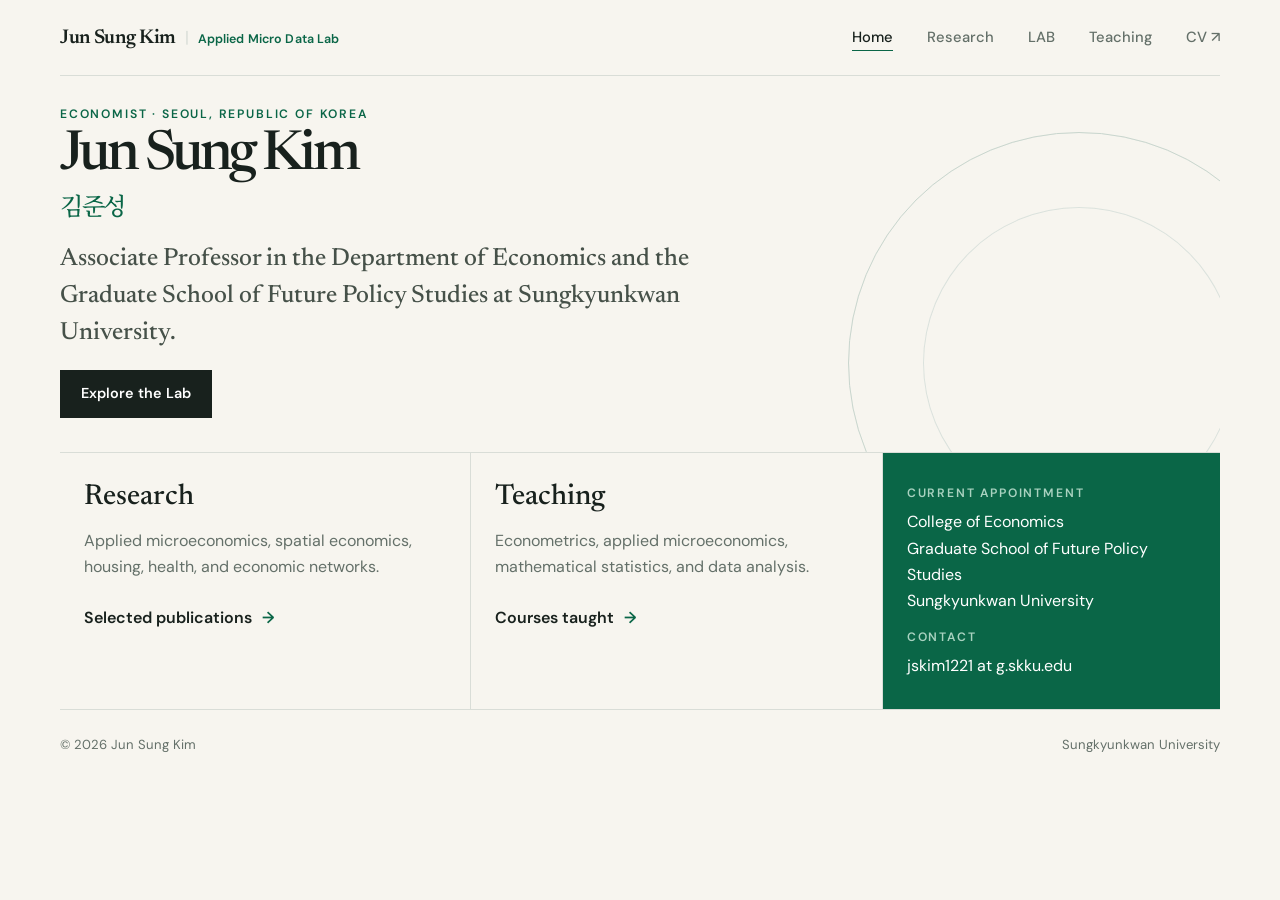
<file: index.html>
<!doctype html>
<html lang="en">
<head>
  <meta charset="utf-8">
  <meta name="viewport" content="width=device-width, initial-scale=1">
  <meta name="description" content="Jun Sung Kim, Associate Professor of Economics at Sungkyunkwan University.">
  <title>Jun Sung Kim | Economist</title>
  <link rel="preconnect" href="https://fonts.googleapis.com">
  <link rel="preconnect" href="https://fonts.gstatic.com" crossorigin>
  <link href="https://fonts.googleapis.com/css2?family=DM+Sans:wght@400;500;600&family=Newsreader:opsz,wght@6..72,500;6..72,600&family=Noto+Serif+KR:wght@500;600&display=swap" rel="stylesheet">
  <link rel="stylesheet" href="assets/style.css">
  <script src="assets/lab-data.js" defer></script>
  <script src="assets/site.js" defer></script>
</head>
<body>
  <header class="site-header">
    <a class="brand" href="index.html" aria-label="Jun Sung Kim and Applied Micro Data Lab, home"><strong>Jun Sung Kim</strong><span class="brand-divider">|</span><span class="brand-lab" data-lab-brand>Applied Micro Data Lab</span></a>
    <button class="menu-toggle" type="button" aria-expanded="false" aria-controls="site-nav">Menu</button>
    <nav id="site-nav" class="site-nav" aria-label="Primary navigation">
      <a class="active" href="index.html" aria-current="page">Home</a>
      <a href="research.html">Research</a>
      <a href="lab.html">LAB</a>
      <a href="teaching.html">Teaching</a>
      <a href="assets/Jun_Sung_Kim_CV.pdf" target="_blank">CV <span aria-hidden="true">↗</span></a>
    </nav>
  </header>

  <main>
    <section class="hero">
      <div class="eyebrow">Economist · Seoul, Republic of Korea</div>
      <h1>Jun Sung Kim<br><span lang="ko">김준성</span></h1>
      <p class="hero-intro">Associate Professor in the Department of Economics and the Graduate School of Future Policy Studies at Sungkyunkwan University.</p>
      <div class="hero-actions">
        <a class="button button-primary" href="lab.html">Explore the Lab</a>
      </div>
    </section>

    <section class="home-grid" aria-label="Profile details">
      <article class="feature-card">
        <h2>Research</h2>
        <p>Applied microeconomics, spatial economics, housing, health, and economic networks.</p>
        <a class="text-link" href="research.html">Selected publications <span aria-hidden="true">→</span></a>
      </article>
      <article class="feature-card">
        <h2>Teaching</h2>
        <p>Econometrics, applied microeconomics, mathematical statistics, and data analysis.</p>
        <a class="text-link" href="teaching.html">Courses taught <span aria-hidden="true">→</span></a>
      </article>
      <aside class="contact-card">
        <div>
          <p class="small-label">Current appointment</p>
          <p>College of Economics<br>Graduate School of Future Policy Studies<br>Sungkyunkwan University</p>
        </div>
        <div>
          <p class="small-label">Contact</p>
          <p>jskim1221 at g.skku.edu</p>
        </div>
      </aside>
    </section>
  </main>

  <footer class="site-footer">
    <p>© <span data-year></span> Jun Sung Kim</p>
    <p>Sungkyunkwan University</p>
  </footer>
</body>
</html>
</file>
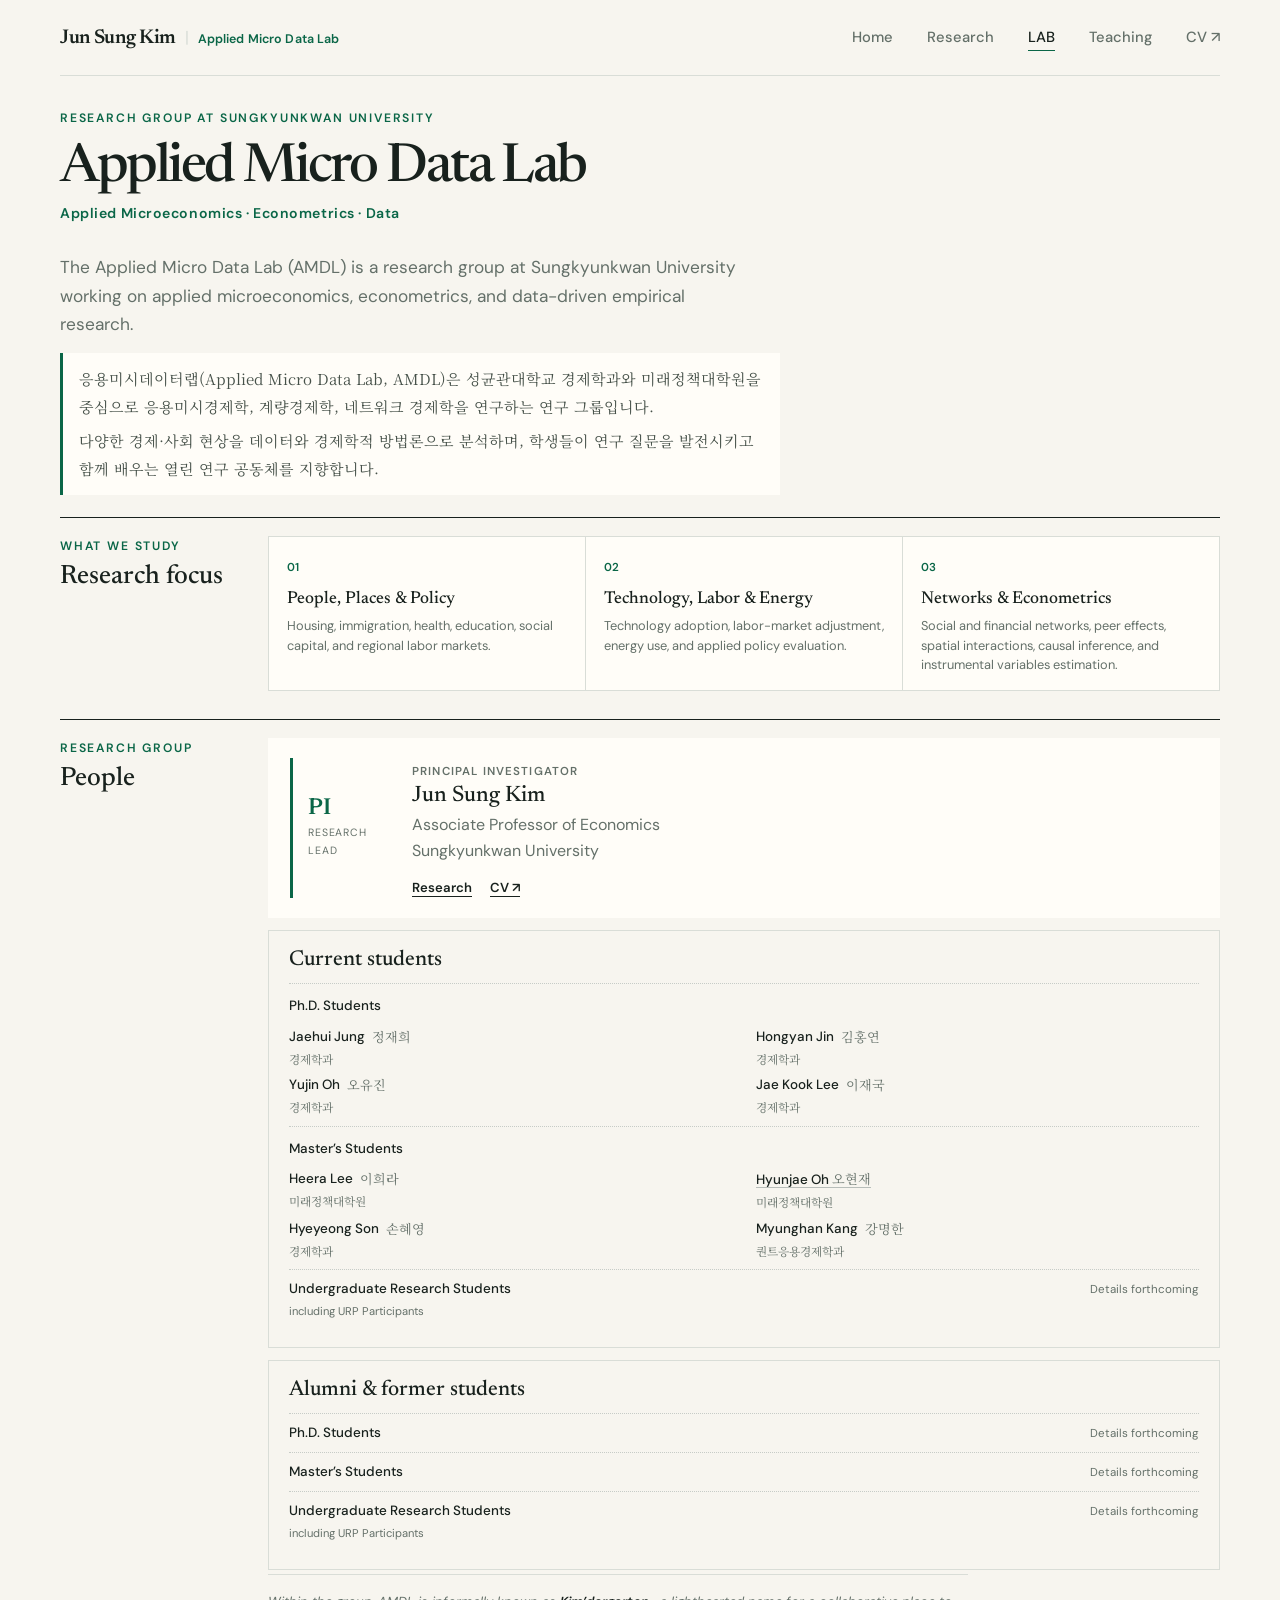
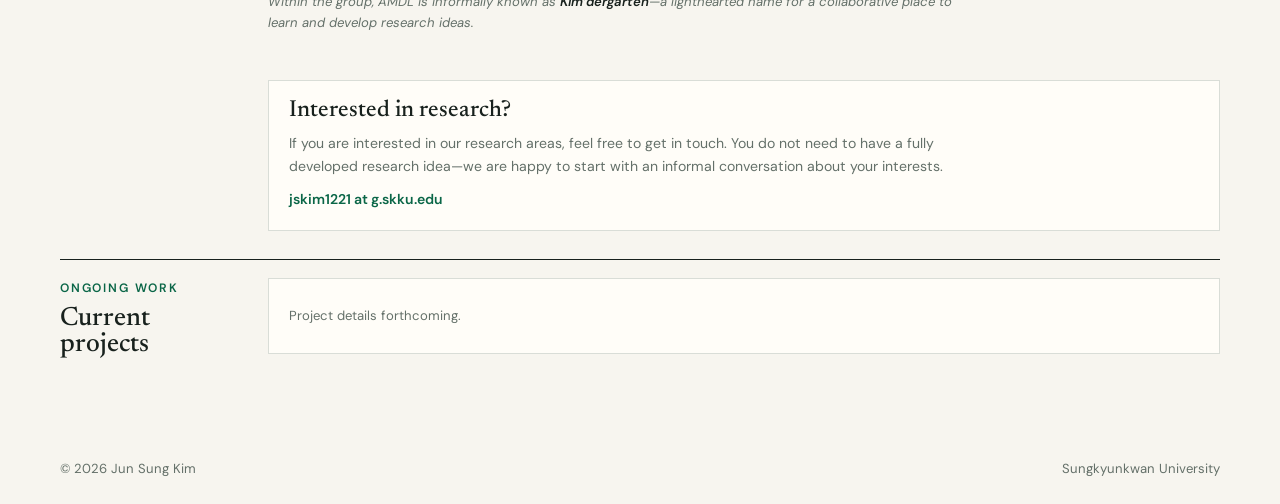
<file: lab.html>
<!doctype html>
<html lang="en">
<head>
  <meta charset="utf-8">
  <meta name="viewport" content="width=device-width, initial-scale=1">
  <meta name="description" content="Applied Micro Data Lab, an economics research group at Sungkyunkwan University led by Jun Sung Kim.">
  <title>LAB | Jun Sung Kim</title>
  <link rel="preconnect" href="https://fonts.googleapis.com">
  <link rel="preconnect" href="https://fonts.gstatic.com" crossorigin>
  <link href="https://fonts.googleapis.com/css2?family=DM+Sans:wght@400;500;600&family=Newsreader:opsz,wght@6..72,500;6..72,600&family=Noto+Serif+KR:wght@500;600&display=swap" rel="stylesheet">
  <link rel="stylesheet" href="assets/style.css">
  <script src="assets/lab-data.js" defer></script>
  <script src="assets/site.js" defer></script>
</head>
<body>
  <header class="site-header">
    <a class="brand" href="index.html" aria-label="Jun Sung Kim and Applied Micro Data Lab, home"><strong>Jun Sung Kim</strong><span class="brand-divider">|</span><span class="brand-lab" data-lab-brand>Applied Micro Data Lab</span></a>
    <button class="menu-toggle" type="button" aria-expanded="false" aria-controls="site-nav">Menu</button>
    <nav id="site-nav" class="site-nav" aria-label="Primary navigation">
      <a href="index.html">Home</a>
      <a href="research.html">Research</a>
      <a class="active" href="lab.html" aria-current="page">LAB</a>
      <a href="teaching.html">Teaching</a>
      <a href="assets/Jun_Sung_Kim_CV.pdf" target="_blank">CV <span aria-hidden="true">↗</span></a>
    </nav>
  </header>

  <main class="page-shell lab-page">
    <header class="lab-heading">
      <p class="eyebrow">Research group at Sungkyunkwan University</p>
      <h1 data-lab-name>Applied Micro Data Lab</h1>
      <p class="lab-tagline" data-lab-tagline>Applied Microeconomics · Econometrics · Data</p>
      <p class="lab-introduction" data-lab-description>The Applied Micro Data Lab (AMDL) is a research group at Sungkyunkwan University working on applied microeconomics, econometrics, and data-driven empirical research.</p>
      <div class="lab-introduction-ko" lang="ko">
        <p>응용미시데이터랩(Applied Micro Data Lab, AMDL)은 성균관대학교 경제학과와 미래정책대학원을 중심으로 응용미시경제학, 계량경제학, 네트워크 경제학을 연구하는 연구 그룹입니다.</p>
        <p>다양한 경제·사회 현상을 데이터와 경제학적 방법론으로 분석하며, 학생들이 연구 질문을 발전시키고 함께 배우는 열린 연구 공동체를 지향합니다.</p>
      </div>
    </header>

    <section class="lab-section lab-focus" aria-labelledby="lab-focus-title">
      <div class="section-label">
        <p class="small-label">What we study</p>
        <h2 id="lab-focus-title">Research focus</h2>
      </div>
      <div class="focus-grid">
        <article>
          <span>01</span>
          <h3>People, Places &amp; Policy</h3>
          <p>Housing, immigration, health, education, social capital, and regional labor markets.</p>
        </article>
        <article>
          <span>02</span>
          <h3>Technology, Labor &amp; Energy</h3>
          <p>Technology adoption, labor-market adjustment, energy use, and applied policy evaluation.</p>
        </article>
        <article>
          <span>03</span>
          <h3>Networks &amp; Econometrics</h3>
          <p>Social and financial networks, peer effects, spatial interactions, causal inference, and instrumental variables estimation.</p>
        </article>
      </div>
    </section>

    <section class="lab-section people-section" aria-labelledby="people-title">
      <div class="section-label">
        <p class="small-label">Research group</p>
        <h2 id="people-title">People</h2>
      </div>
      <div class="people-content">
        <article class="person-card">
          <div class="person-marker" aria-hidden="true">
            <span>PI</span>
            <small>Research lead</small>
          </div>
          <div>
            <p class="person-role">Principal Investigator</p>
            <h3>Jun Sung Kim</h3>
            <p>Associate Professor of Economics<br>Sungkyunkwan University</p>
            <div class="person-links">
              <a href="research.html">Research</a>
              <a href="assets/Jun_Sung_Kim_CV.pdf" target="_blank">CV ↗</a>
            </div>
          </div>
        </article>
        <div class="people-groups">
          <section class="student-group" aria-labelledby="current-students-title">
            <h3 id="current-students-title">Current students</h3>
            <ul class="student-categories">
              <li class="student-category-with-names">
                <span>Ph.D. Students</span>
                <ul class="student-names">
                  <li><span>Jaehui Jung <small lang="ko">정재희</small></span><em lang="ko">경제학과</em></li>
                  <li><span>Hongyan Jin <small lang="ko">김홍연</small></span><em lang="ko">경제학과</em></li>
                  <li><span>Yujin Oh <small lang="ko">오유진</small></span><em lang="ko">경제학과</em></li>
                  <li><span>Jae Kook Lee <small lang="ko">이재국</small></span><em lang="ko">경제학과</em></li>
                </ul>
              </li>
              <li class="student-category-with-names">
                <span>Master’s Students</span>
                <ul class="student-names">
                  <li><span>Heera Lee <small lang="ko">이희라</small></span><em lang="ko">미래정책대학원</em></li>
                  <li><span><a href="https://hyunjae-oh.github.io/" target="_blank" rel="noopener">Hyunjae Oh <small lang="ko">오현재</small></a></span><em lang="ko">미래정책대학원</em></li>
                  <li><span>Hyeyeong Son <small lang="ko">손혜영</small></span><em lang="ko">경제학과</em></li>
                  <li><span>Myunghan Kang <small lang="ko">강명한</small></span><em lang="ko">퀀트응용경제학과</em></li>
                </ul>
              </li>
              <li><span>Undergraduate Research Students <small>including URP Participants</small></span><em>Details forthcoming</em></li>
            </ul>
          </section>
          <section class="student-group" aria-labelledby="former-students-title">
            <h3 id="former-students-title">Alumni &amp; former students</h3>
            <ul class="student-categories">
              <li><span>Ph.D. Students</span><em>Details forthcoming</em></li>
              <li><span>Master’s Students</span><em>Details forthcoming</em></li>
              <li><span>Undergraduate Research Students <small>including URP Participants</small></span><em>Details forthcoming</em></li>
            </ul>
          </section>
        </div>
      </div>
      <p class="lab-nickname">Within the group, AMDL is informally known as <span data-lab-informal>Kim’dergarten</span>—a lighthearted name for a collaborative place to learn and develop research ideas.</p>
      <aside class="research-invitation">
        <h3>Interested in research?</h3>
        <p>If you are interested in our research areas, feel free to get in touch. You do not need to have a fully developed research idea—we are happy to start with an informal conversation about your interests.</p>
        <p class="invitation-email">jskim1221 at g.skku.edu</p>
      </aside>
    </section>

    <section class="lab-section projects-section" aria-labelledby="projects-title">
      <div class="section-label">
        <p class="small-label">Ongoing work</p>
        <h2 id="projects-title">Current projects</h2>
      </div>
      <div class="project-list">
        <div class="empty-state">
          <p>Project details forthcoming.</p>
        </div>
      </div>
    </section>

  </main>

  <footer class="site-footer"><p>© <span data-year></span> Jun Sung Kim</p><p>Sungkyunkwan University</p></footer>
</body>
</html>
</file>
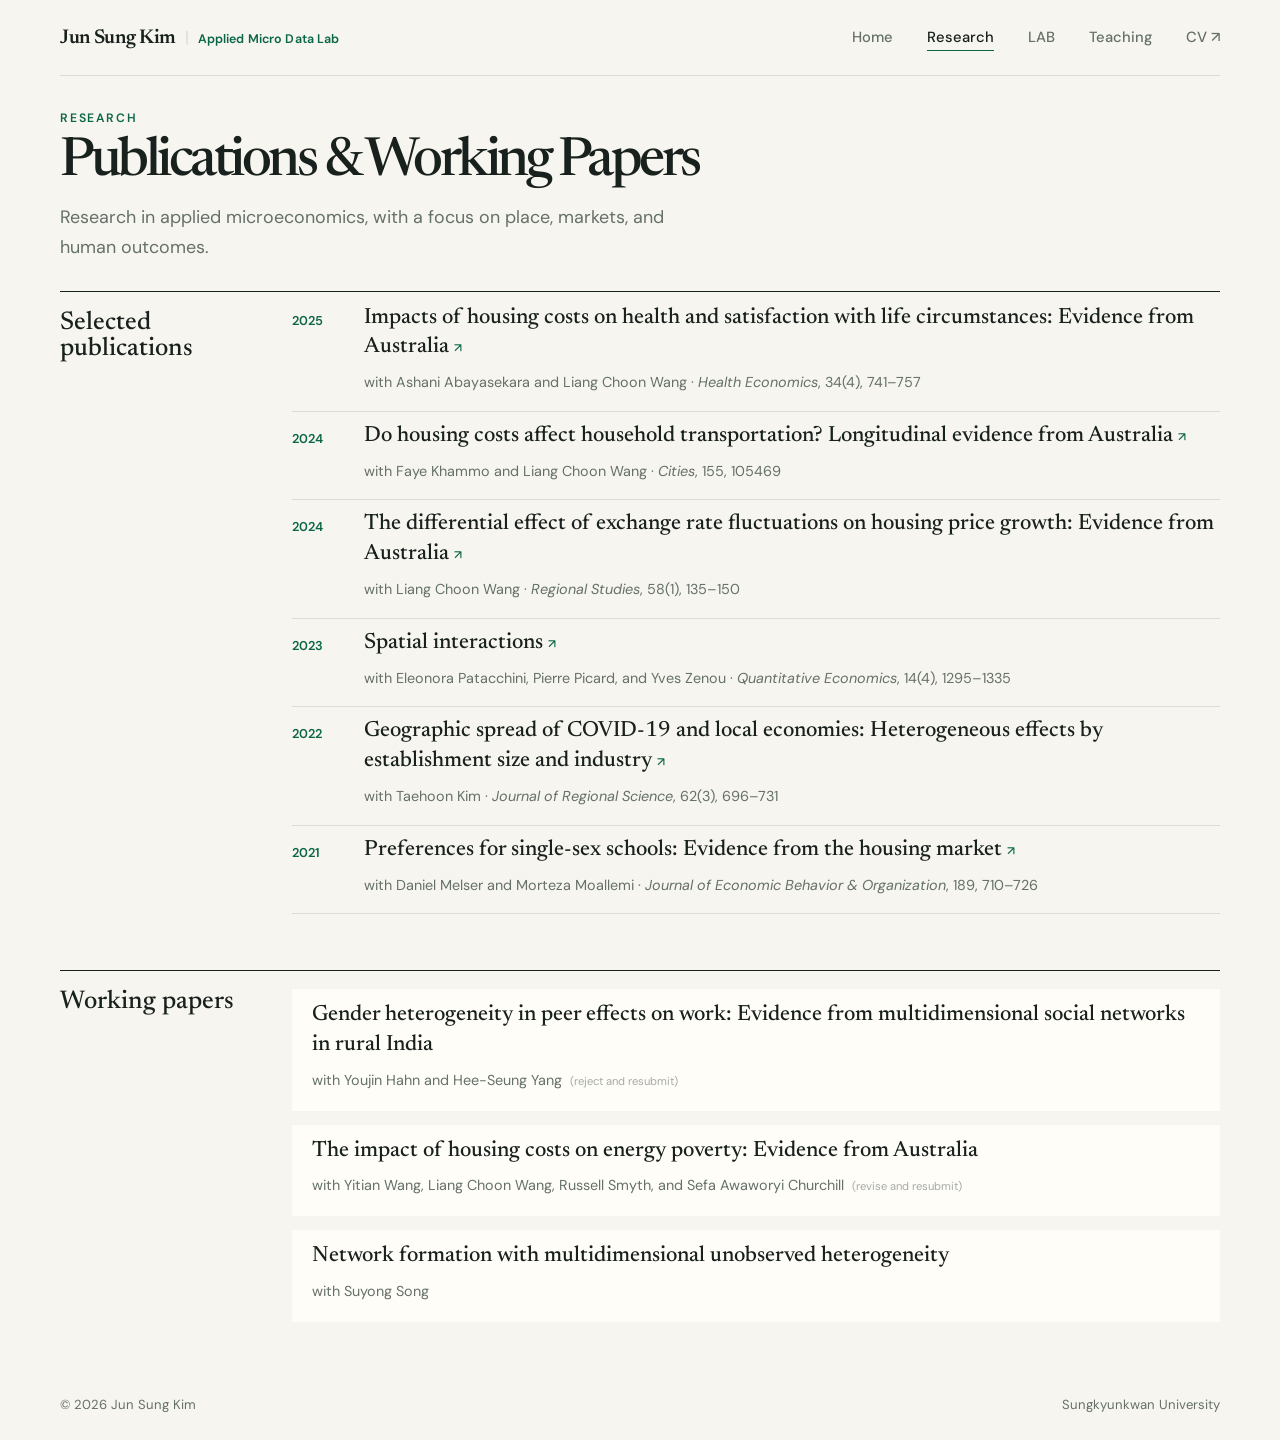
<file: research.html>
<!doctype html>
<html lang="en">
<head>
  <meta charset="utf-8">
  <meta name="viewport" content="width=device-width, initial-scale=1">
  <meta name="description" content="Selected publications and working papers by economist Jun Sung Kim.">
  <title>Research | Jun Sung Kim</title>
  <link rel="preconnect" href="https://fonts.googleapis.com">
  <link rel="preconnect" href="https://fonts.gstatic.com" crossorigin>
  <link href="https://fonts.googleapis.com/css2?family=DM+Sans:wght@400;500;600&family=Newsreader:opsz,wght@6..72,500;6..72,600&family=Noto+Serif+KR:wght@500;600&display=swap" rel="stylesheet">
  <link rel="stylesheet" href="assets/style.css">
  <script src="assets/lab-data.js" defer></script>
  <script src="assets/site.js" defer></script>
</head>
<body>
  <header class="site-header">
    <a class="brand" href="index.html" aria-label="Jun Sung Kim and Applied Micro Data Lab, home"><strong>Jun Sung Kim</strong><span class="brand-divider">|</span><span class="brand-lab" data-lab-brand>Applied Micro Data Lab</span></a>
    <button class="menu-toggle" type="button" aria-expanded="false" aria-controls="site-nav">Menu</button>
    <nav id="site-nav" class="site-nav" aria-label="Primary navigation">
      <a href="index.html">Home</a>
      <a class="active" href="research.html" aria-current="page">Research</a>
      <a href="lab.html">LAB</a>
      <a href="teaching.html">Teaching</a>
      <a href="assets/Jun_Sung_Kim_CV.pdf" target="_blank">CV <span aria-hidden="true">↗</span></a>
    </nav>
  </header>

  <main class="page-shell">
    <header class="page-heading">
      <p class="eyebrow">Research</p>
      <h1>Publications &amp; Working Papers</h1>
      <p>Research in applied microeconomics, with a focus on place, markets, and human outcomes.</p>
    </header>

    <section class="research-section">
      <h2>Selected publications</h2>
      <ol class="publication-list">
        <li>
          <span class="pub-year">2025</span>
          <div><h3><a href="https://doi.org/10.1002/hec.4934" target="_blank" rel="noopener">Impacts of housing costs on health and satisfaction with life circumstances: Evidence from Australia <span aria-hidden="true">↗</span></a></h3><p>with Ashani Abayasekara and Liang Choon Wang · <em>Health Economics</em>, 34(4), 741–757</p></div>
        </li>
        <li>
          <span class="pub-year">2024</span>
          <div><h3><a href="https://doi.org/10.1016/j.cities.2024.105469" target="_blank" rel="noopener">Do housing costs affect household transportation? Longitudinal evidence from Australia <span aria-hidden="true">↗</span></a></h3><p>with Faye Khammo and Liang Choon Wang · <em>Cities</em>, 155, 105469</p></div>
        </li>
        <li>
          <span class="pub-year">2024</span>
          <div><h3><a href="https://doi.org/10.1080/00343404.2023.2187044" target="_blank" rel="noopener">The differential effect of exchange rate fluctuations on housing price growth: Evidence from Australia <span aria-hidden="true">↗</span></a></h3><p>with Liang Choon Wang · <em>Regional Studies</em>, 58(1), 135–150</p></div>
        </li>
        <li>
          <span class="pub-year">2023</span>
          <div><h3><a href="https://doi.org/10.3982/QE1720" target="_blank" rel="noopener">Spatial interactions <span aria-hidden="true">↗</span></a></h3><p>with Eleonora Patacchini, Pierre Picard, and Yves Zenou · <em>Quantitative Economics</em>, 14(4), 1295–1335</p></div>
        </li>
        <li>
          <span class="pub-year">2022</span>
          <div><h3><a href="https://doi.org/10.1111/jors.12567" target="_blank" rel="noopener">Geographic spread of COVID-19 and local economies: Heterogeneous effects by establishment size and industry <span aria-hidden="true">↗</span></a></h3><p>with Taehoon Kim · <em>Journal of Regional Science</em>, 62(3), 696–731</p></div>
        </li>
        <li>
          <span class="pub-year">2021</span>
          <div><h3><a href="https://doi.org/10.1016/j.jebo.2021.07.018" target="_blank" rel="noopener">Preferences for single-sex schools: Evidence from the housing market <span aria-hidden="true">↗</span></a></h3><p>with Daniel Melser and Morteza Moallemi · <em>Journal of Economic Behavior &amp; Organization</em>, 189, 710–726</p></div>
        </li>
      </ol>
    </section>

    <section class="research-section working-papers">
      <h2>Working papers</h2>
      <div class="working-paper-list">
        <article class="paper-card">
          <div>
            <h3>Gender heterogeneity in peer effects on work: Evidence from multidimensional social networks in rural India</h3>
            <p>with Youjin Hahn and Hee-Seung Yang <span class="paper-status">(reject and resubmit)</span></p>
          </div>
        </article>
        <article class="paper-card">
          <div>
            <h3>The impact of housing costs on energy poverty: Evidence from Australia</h3>
            <p>with Yitian Wang, Liang Choon Wang, Russell Smyth, and Sefa Awaworyi Churchill <span class="paper-status">(revise and resubmit)</span></p>
          </div>
        </article>
        <article class="paper-card">
          <div>
            <h3>Network formation with multidimensional unobserved heterogeneity</h3>
            <p>with Suyong Song</p>
          </div>
        </article>
      </div>
    </section>
  </main>

  <footer class="site-footer"><p>© <span data-year></span> Jun Sung Kim</p><p>Sungkyunkwan University</p></footer>
</body>
</html>
</file>
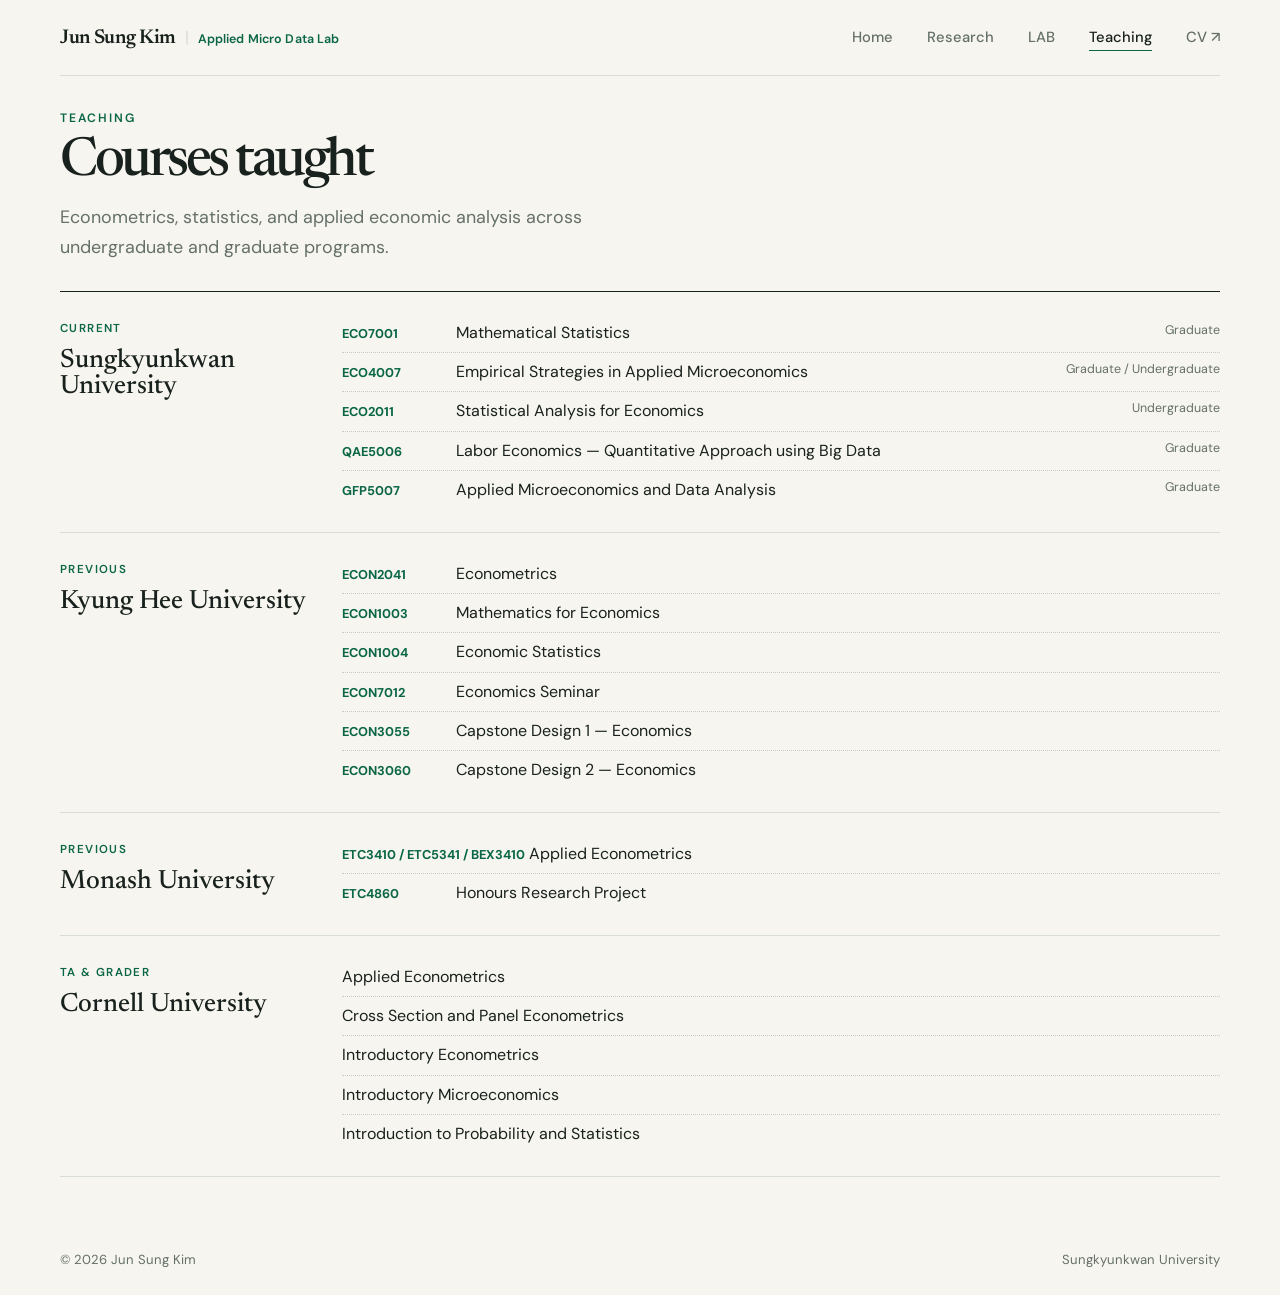
<file: teaching.html>
<!doctype html>
<html lang="en">
<head>
  <meta charset="utf-8">
  <meta name="viewport" content="width=device-width, initial-scale=1">
  <meta name="description" content="Courses taught by economist Jun Sung Kim.">
  <title>Teaching | Jun Sung Kim</title>
  <link rel="preconnect" href="https://fonts.googleapis.com">
  <link rel="preconnect" href="https://fonts.gstatic.com" crossorigin>
  <link href="https://fonts.googleapis.com/css2?family=DM+Sans:wght@400;500;600&family=Newsreader:opsz,wght@6..72,500;6..72,600&family=Noto+Serif+KR:wght@500;600&display=swap" rel="stylesheet">
  <link rel="stylesheet" href="assets/style.css">
  <script src="assets/lab-data.js" defer></script>
  <script src="assets/site.js" defer></script>
</head>
<body>
  <header class="site-header">
    <a class="brand" href="index.html" aria-label="Jun Sung Kim and Applied Micro Data Lab, home"><strong>Jun Sung Kim</strong><span class="brand-divider">|</span><span class="brand-lab" data-lab-brand>Applied Micro Data Lab</span></a>
    <button class="menu-toggle" type="button" aria-expanded="false" aria-controls="site-nav">Menu</button>
    <nav id="site-nav" class="site-nav" aria-label="Primary navigation">
      <a href="index.html">Home</a>
      <a href="research.html">Research</a>
      <a href="lab.html">LAB</a>
      <a class="active" href="teaching.html" aria-current="page">Teaching</a>
      <a href="assets/Jun_Sung_Kim_CV.pdf" target="_blank">CV <span aria-hidden="true">↗</span></a>
    </nav>
  </header>

  <main class="page-shell">
    <header class="page-heading">
      <p class="eyebrow">Teaching</p>
      <h1>Courses taught</h1>
      <p>Econometrics, statistics, and applied economic analysis across undergraduate and graduate programs.</p>
    </header>

    <div class="teaching-list">
      <section class="institution">
        <div class="institution-heading"><span>Current</span><h2>Sungkyunkwan University</h2></div>
        <ul>
          <li><strong>ECO7001</strong> Mathematical Statistics <span>Graduate</span></li>
          <li><strong>ECO4007</strong> Empirical Strategies in Applied Microeconomics <span>Graduate / Undergraduate</span></li>
          <li><strong>ECO2011</strong> Statistical Analysis for Economics <span>Undergraduate</span></li>
          <li><strong>QAE5006</strong> Labor Economics — Quantitative Approach using Big Data <span>Graduate</span></li>
          <li><strong>GFP5007</strong> Applied Microeconomics and Data Analysis <span>Graduate</span></li>
        </ul>
      </section>
      <section class="institution">
        <div class="institution-heading"><span>Previous</span><h2>Kyung Hee University</h2></div>
        <ul>
          <li><strong>ECON2041</strong> Econometrics</li>
          <li><strong>ECON1003</strong> Mathematics for Economics</li>
          <li><strong>ECON1004</strong> Economic Statistics</li>
          <li><strong>ECON7012</strong> Economics Seminar</li>
          <li><strong>ECON3055</strong> Capstone Design 1 — Economics</li>
          <li><strong>ECON3060</strong> Capstone Design 2 — Economics</li>
        </ul>
      </section>
      <section class="institution">
        <div class="institution-heading"><span>Previous</span><h2>Monash University</h2></div>
        <ul>
          <li><strong>ETC3410 / ETC5341 / BEX3410</strong> Applied Econometrics</li>
          <li><strong>ETC4860</strong> Honours Research Project</li>
        </ul>
      </section>
      <section class="institution">
        <div class="institution-heading"><span>TA &amp; grader</span><h2>Cornell University</h2></div>
        <ul>
          <li>Applied Econometrics</li>
          <li>Cross Section and Panel Econometrics</li>
          <li>Introductory Econometrics</li>
          <li>Introductory Microeconomics</li>
          <li>Introduction to Probability and Statistics</li>
        </ul>
      </section>
    </div>
  </main>

  <footer class="site-footer"><p>© <span data-year></span> Jun Sung Kim</p><p>Sungkyunkwan University</p></footer>
</body>
</html>
</file>
<file: assets/style.css>
:root {
  --ink: #18211d;
  --muted: #647069;
  --paper: #f7f5ef;
  --surface: #fffdf8;
  --line: #d9ddd7;
  --accent: #0a6647;
  --accent-light: #dcece5;
  --max-width: 1160px;
}

* { box-sizing: border-box; }

html { scroll-behavior: smooth; }

body {
  margin: 0;
  color: var(--ink);
  background: var(--paper);
  font-family: "DM Sans", sans-serif;
  font-size: 16px;
  line-height: 1.65;
  -webkit-font-smoothing: antialiased;
}

a { color: inherit; }

.site-header {
  width: min(calc(100% - 48px), var(--max-width));
  min-height: 76px;
  margin: 0 auto;
  display: flex;
  align-items: center;
  justify-content: space-between;
  border-bottom: 1px solid var(--line);
}

.brand {
  display: flex;
  align-items: baseline;
  gap: 9px;
  font: 500 1.05rem/1 "DM Sans", sans-serif;
  text-decoration: none;
  letter-spacing: -0.02em;
}

.brand strong { font: 600 1.25rem/1 "Newsreader", serif; }
.brand-divider { color: var(--line); font-weight: 400; }
.brand-lab { color: var(--accent); font-size: 0.78rem; font-weight: 600; letter-spacing: 0.01em; }

.site-nav { display: flex; align-items: center; gap: 34px; }

.site-nav a {
  color: var(--muted);
  font-size: 0.92rem;
  font-weight: 500;
  text-decoration: none;
  transition: color 160ms ease;
}

.site-nav a:hover, .site-nav a.active { color: var(--ink); }
.site-nav a.active { text-decoration: underline; text-decoration-color: var(--accent); text-underline-offset: 8px; }
.menu-toggle { display: none; }

main, .site-footer { width: min(calc(100% - 48px), var(--max-width)); margin-inline: auto; }

.hero {
  min-height: 0;
  padding: 28px 0 34px;
  position: relative;
  overflow: hidden;
}

.hero::after {
  content: "";
  position: absolute;
  width: 460px;
  height: 460px;
  right: -90px;
  top: 56px;
  z-index: -1;
  border: 1px solid #c9d6ce;
  border-radius: 50%;
  box-shadow: inset 0 0 0 74px var(--paper), inset 0 0 0 75px #dbe2dd;
}

.eyebrow, .small-label {
  color: var(--accent);
  font-size: 0.76rem;
  font-weight: 600;
  letter-spacing: 0.15em;
  text-transform: uppercase;
}

.hero h1, .page-heading h1 {
  margin: 10px 0 14px;
  font: 500 clamp(4.3rem, 9vw, 7.6rem)/0.84 "Newsreader", serif;
  letter-spacing: -0.065em;
}

.hero h1 { font-size: clamp(2.6rem, 4.3vw, 3.7rem); }

.hero h1 span {
  color: var(--accent);
  font-family: "Noto Serif KR", serif;
  font-size: 0.44em;
  font-weight: 500;
  letter-spacing: -0.06em;
}

.hero-intro {
  max-width: 650px;
  margin: 0;
  color: #465149;
  font: 500 clamp(1.2rem, 2vw, 1.55rem)/1.5 "Newsreader", serif;
}

.hero-actions { display: flex; gap: 12px; margin-top: 18px; }

.button {
  display: inline-flex;
  align-items: center;
  justify-content: center;
  min-height: 48px;
  padding: 10px 20px;
  border: 1px solid var(--ink);
  text-decoration: none;
  font-size: 0.9rem;
  font-weight: 600;
  transition: transform 160ms ease, background 160ms ease;
}

.button:hover { transform: translateY(-2px); }
.button-primary { color: white; background: var(--ink); }
.button-secondary { background: transparent; }

.home-grid {
  display: grid;
  grid-template-columns: 1fr 1fr 0.82fr;
  border-top: 1px solid var(--line);
  border-bottom: 1px solid var(--line);
}

.feature-card, .contact-card { min-height: 190px; padding: 24px; }
.feature-card { border-right: 1px solid var(--line); }
.feature-card h2 { margin: 6px 0 10px; font: 500 1.8rem "Newsreader", serif; }
.feature-card p { max-width: 340px; color: var(--muted); }
.text-link { display: inline-block; margin-top: 8px; font-weight: 600; text-decoration: none; }
.text-link span { color: var(--accent); margin-left: 6px; }

.contact-card {
  color: white;
  background: var(--accent);
  display: flex;
  flex-direction: column;
  justify-content: space-between;
}

.contact-card .small-label { color: #a9d2c0; }
.contact-card p { margin: 6px 0; }
.contact-card a { font-weight: 600; text-underline-offset: 4px; }

.site-footer {
  min-height: 70px;
  display: flex;
  align-items: center;
  justify-content: space-between;
  color: var(--muted);
  font-size: 0.82rem;
}

.page-shell { padding: 20px 0 48px; }
.page-heading { max-width: 800px; margin-bottom: 28px; }
.page-heading h1 { font-size: clamp(2.5rem, 4.2vw, 3.6rem); }
.page-heading > p:last-child { max-width: 620px; color: var(--muted); font-size: 1.12rem; }

.research-section { display: grid; grid-template-columns: 200px 1fr; gap: 32px; padding-top: 18px; border-top: 1px solid var(--ink); }
.research-section + .research-section { margin-top: 40px; }
.research-section > h2 { margin: 0; font: 500 1.6rem "Newsreader", serif; }
.publication-list { margin: 0; padding: 0; list-style: none; }
.publication-list li { display: grid; grid-template-columns: 56px 1fr; gap: 16px; padding: 0 0 16px; margin-bottom: 16px; border-bottom: 1px solid var(--line); }
.pub-year { color: var(--accent); font-size: 0.8rem; font-weight: 600; }
.publication-list h3, .paper-card h3 { margin: -6px 0 8px; font: 500 1.38rem/1.35 "Newsreader", serif; }
.publication-list h3 a { text-decoration: none; transition: color 160ms ease; }
.publication-list h3 a:hover { color: var(--accent); }
.publication-list h3 a span { color: var(--accent); font: 500 0.78rem "DM Sans", sans-serif; }
.publication-list p, .paper-card p { margin: 0; color: var(--muted); font-size: 0.9rem; }

.working-paper-list { display: grid; gap: 14px; }
.paper-card { display: flex; gap: 24px; align-items: center; justify-content: space-between; padding: 18px 20px; background: var(--surface); }
.paper-card .button { flex: 0 0 auto; }
.paper-card .paper-status { display: inline; margin: 0 0 0 4px; padding: 0; border: 0; border-radius: 0; color: #a5aaa7; background: none; font-size: 0.7rem; font-style: normal; font-weight: 400; letter-spacing: 0; text-transform: none; white-space: nowrap; }

.teaching-list { border-top: 1px solid var(--ink); }
.institution { display: grid; grid-template-columns: 250px 1fr; gap: 32px; padding: 22px 0; border-bottom: 1px solid var(--line); }
.institution-heading > span { color: var(--accent); font-size: 0.72rem; font-weight: 600; letter-spacing: 0.12em; text-transform: uppercase; }
.institution h2 { margin: 8px 0 0; font: 500 1.65rem "Newsreader", serif; }
.institution ul { margin: 0; padding: 0; list-style: none; }
.institution li { padding: 6px 0; border-bottom: 1px dotted #c7ccc7; }
.institution li:last-child { border: 0; }
.institution li strong { display: inline-block; min-width: 110px; color: var(--accent); font-size: 0.8rem; }
.institution li span { float: right; color: var(--muted); font-size: 0.78rem; }

.lab-heading { max-width: 850px; margin-bottom: 22px; }
.lab-heading h1 { margin: 14px 0 6px; font: 500 clamp(2.5rem, 4.2vw, 3.6rem)/1 "Newsreader", serif; letter-spacing: -0.045em; }
.lab-tagline { margin: 0 0 28px; color: var(--accent); font-size: 0.88rem; font-weight: 600; letter-spacing: 0.04em; }
.lab-introduction { max-width: 680px; margin: 0; color: var(--muted); font-size: 1.08rem; }
.lab-introduction-ko { max-width: 720px; margin-top: 14px; padding: 12px 16px; border-left: 3px solid var(--accent); background: var(--surface); font-family: "Noto Serif KR", serif; word-break: keep-all; }
.lab-introduction-ko p { margin: 0; color: #465149; font-size: 0.94rem; line-height: 1.85; }
.lab-introduction-ko p + p { margin-top: 7px; }
.lab-section { display: grid; grid-template-columns: 180px 1fr; gap: 28px; padding: 18px 0 28px; border-top: 1px solid var(--ink); }
.section-label h2 { margin: 8px 0 0; font: 500 1.65rem "Newsreader", serif; }
.section-label p { margin: 0; }
.focus-grid { display: grid; grid-template-columns: repeat(3, 1fr); gap: 1px; background: var(--line); border: 1px solid var(--line); }
.focus-grid article { min-height: 128px; padding: 16px 18px; background: var(--surface); }
.focus-grid article > span { color: var(--accent); font-size: 0.72rem; font-weight: 600; }
.focus-grid h3 { margin: 10px 0 6px; font: 500 1.08rem/1.22 "Newsreader", serif; }
.focus-grid p { margin: 0; color: var(--muted); font-size: 0.8rem; line-height: 1.5; }
.people-content { display: block; }
.person-card { display: grid; grid-template-columns: 100px 1fr; gap: 22px; padding: 20px 22px; background: var(--surface); }
.person-marker { min-height: 76px; padding-left: 15px; border-left: 3px solid var(--accent); display: flex; flex-direction: column; justify-content: center; }
.person-marker span { color: var(--accent); font: 600 1.45rem "Newsreader", serif; }
.person-marker small { margin-top: 4px; color: var(--muted); font-size: 0.66rem; letter-spacing: 0.08em; text-transform: uppercase; }
.person-role { margin: 0 0 3px; color: var(--accent); font-size: 0.72rem; font-weight: 600; letter-spacing: 0.1em; text-transform: uppercase; }
.person-card h3, .students-note h3 { margin: 0 0 5px; font: 500 1.4rem "Newsreader", serif; }
.person-card p, .students-note p { margin: 4px 0; color: var(--muted); }
.person-links { display: flex; gap: 18px; margin-top: 12px; }
.person-links a { font-size: 0.82rem; font-weight: 600; text-underline-offset: 4px; }
.people-groups { display: grid; gap: 12px; margin-top: 12px; }
.student-group { padding: 18px 20px; border: 1px solid var(--line); }
.student-group .small-label { margin: 0 0 6px; }
.student-group h3 { margin: 0 0 12px; font: 500 1.35rem "Newsreader", serif; }
.student-categories { margin: 0; padding: 0; list-style: none; }
.student-categories li { display: flex; align-items: baseline; justify-content: space-between; gap: 20px; padding: 8px 0; border-top: 1px dotted #c7ccc7; }
.student-categories span { font-size: 0.84rem; font-weight: 500; }
.student-categories small { display: block; margin-top: 2px; color: var(--muted); font-size: 0.7rem; font-weight: 400; }
.student-categories em { flex: 0 0 auto; color: var(--muted); font-size: 0.72rem; font-style: normal; }
.student-categories .student-category-with-names { display: block; }
.student-names { display: grid; grid-template-columns: repeat(2, minmax(0, 1fr)); gap: 5px 24px; margin: 7px 0 0; padding: 0; list-style: none; }
.student-names li { display: block; padding: 0; border: 0; font-size: 0.9rem; }
.student-names li > span { display: flex; gap: 7px; }
.student-names li > span a { color: inherit; text-decoration-color: #b7bdb9; text-underline-offset: 3px; }
.student-names li > span a:hover { color: var(--accent); text-decoration-color: var(--accent); }
.student-names li small { display: inline; margin: 0; font-family: "Noto Serif KR", serif; font-size: 0.82rem; }
.student-names li > em { display: block; margin-top: 2px; font-family: "Noto Serif KR", serif; font-size: 0.73rem; }
.project-list { min-width: 0; }
.empty-state { min-height: 76px; padding: 20px; display: flex; align-items: center; border: 1px solid var(--line); background: var(--surface); }
.empty-state p { margin: 0; color: var(--muted); font-size: 0.82rem; }
.lab-nickname { grid-column: 2; max-width: 700px; margin: -24px 0 0; padding-top: 16px; border-top: 1px solid var(--line); color: var(--muted); font-size: 0.82rem; font-style: italic; }
.lab-nickname span { color: var(--ink); font-weight: 600; }
.research-invitation { grid-column: 2; margin-top: 18px; padding: 18px 20px; border: 1px solid var(--line); background: var(--surface); }
.research-invitation h3 { margin: 0 0 10px; font: 500 1.45rem "Newsreader", serif; }
.research-invitation > p { max-width: 700px; margin: 0; color: var(--muted); font-size: 0.88rem; }
.research-invitation .invitation-email { margin-top: 10px; color: var(--accent); font-weight: 600; }

@media (max-width: 800px) {
  .site-header { min-height: 68px; }
  .menu-toggle { display: block; padding: 9px 0; border: 0; color: var(--ink); background: none; font: 600 0.85rem "DM Sans", sans-serif; }
  .site-nav { display: none; position: absolute; z-index: 10; top: 68px; left: 0; width: 100%; padding: 20px 24px 24px; background: var(--paper); border-bottom: 1px solid var(--line); flex-direction: column; align-items: flex-start; gap: 16px; }
  .site-nav.open { display: flex; }
  .hero { min-height: auto; padding: 22px 0 30px; }
  .hero::after { width: 280px; height: 280px; right: -150px; top: 80px; }
  .hero h1 { font-size: clamp(2.5rem, 11vw, 3.4rem); }
  .home-grid { grid-template-columns: 1fr; }
  .feature-card { border-right: 0; border-bottom: 1px solid var(--line); }
  .page-shell { padding-top: 18px; }
  .page-heading { margin-bottom: 26px; }
  .research-section, .institution { grid-template-columns: 1fr; gap: 30px; }
  .paper-card { align-items: flex-start; flex-direction: column; }
  .lab-section { grid-template-columns: 1fr; gap: 28px; }
  .focus-grid { grid-template-columns: 1fr; }
  .focus-grid article { min-height: auto; }
  .people-content { grid-template-columns: 1fr; }
  .lab-nickname { grid-column: 1; margin-top: -16px; }
  .research-invitation { grid-column: 1; }
}

@media (max-width: 520px) {
  .site-header, main, .site-footer { width: min(calc(100% - 32px), var(--max-width)); }
  .hero-actions { align-items: stretch; flex-direction: column; }
  .feature-card, .contact-card { min-height: 280px; padding: 30px; }
  .publication-list li { grid-template-columns: 1fr; gap: 8px; }
  .institution li strong { display: block; }
  .institution li span { float: none; display: block; margin-top: 3px; }
  .site-footer { align-items: flex-start; flex-direction: column; justify-content: center; gap: 2px; }
  .site-footer p { margin: 0; }
  .lab-heading h1 { font-size: clamp(2.5rem, 11vw, 3.4rem); }
  .person-card { grid-template-columns: 1fr; }
  .person-marker { min-height: 70px; }
  .student-categories li { align-items: flex-start; flex-direction: column; gap: 2px; }
  .student-names { grid-template-columns: 1fr; }
  .brand { gap: 6px; }
  .brand strong { font-size: 1.08rem; }
  .brand-lab { max-width: 94px; font-size: 0.65rem; line-height: 1.15; }
}

@media (prefers-reduced-motion: reduce) {
  html { scroll-behavior: auto; }
  *, *::before, *::after { transition: none !important; }
}
</file>
